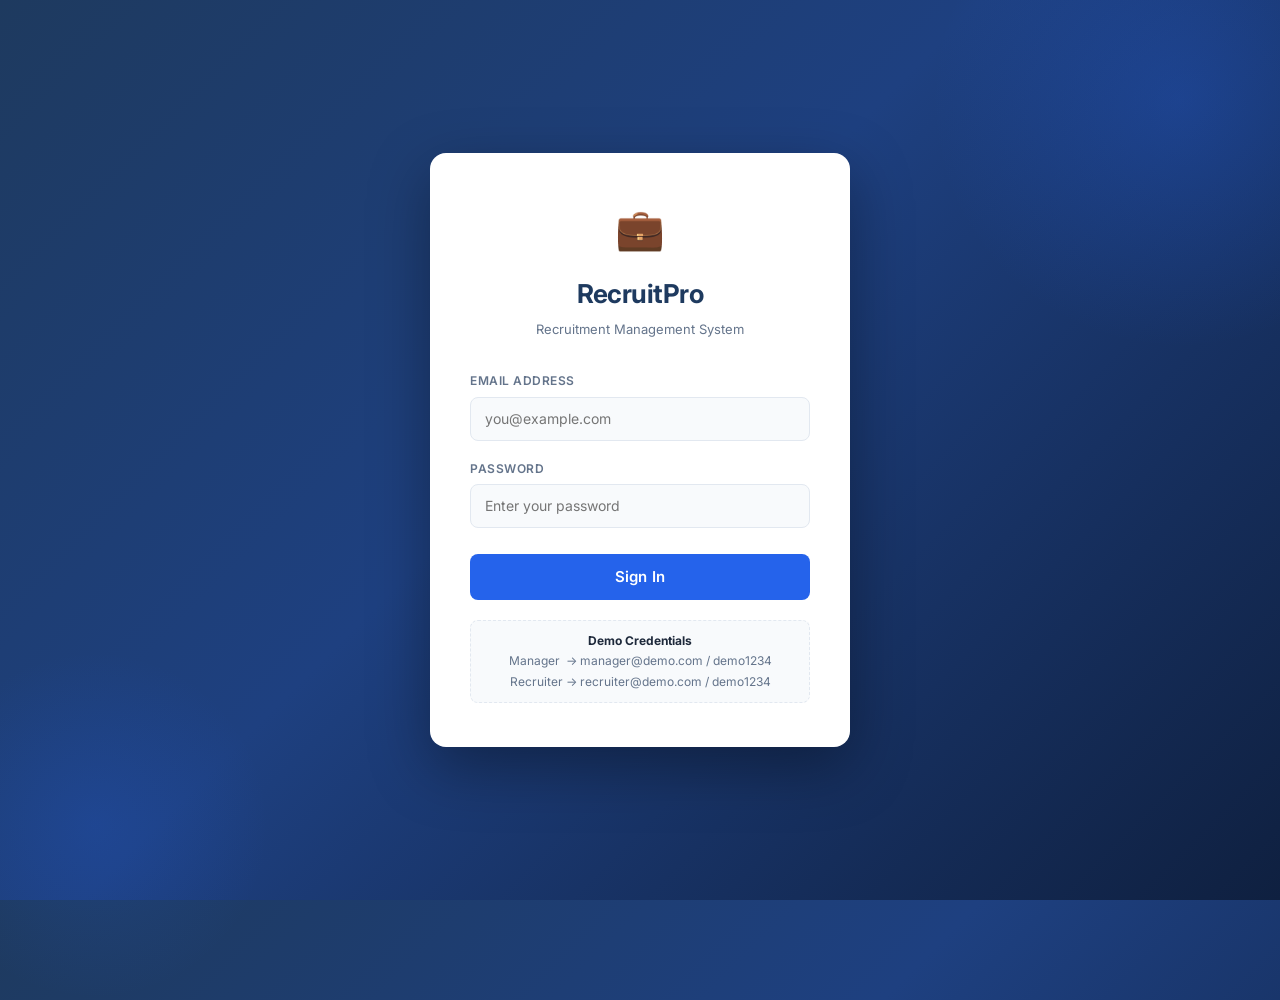
<file: frontend/index.html>
<!DOCTYPE html>
<html lang="en">
<head>
  <meta charset="UTF-8" />
  <meta name="viewport" content="width=device-width, initial-scale=1.0" />
  <title>RecruitPro — Sign In</title>
  <meta name="description" content="Sign in to RecruitPro Recruitment Management System" />
  <link rel="stylesheet" href="css/global.css" />
  <link rel="stylesheet" href="css/auth.css" />
</head>
<body class="auth-page">

  <div class="auth-card">
    <div class="auth-card-header">
      <span class="auth-logo-icon">💼</span>
      <h1>RecruitPro</h1>
      <p>Recruitment Management System</p>
    </div>

    <div id="login-error" class="auth-error" role="alert"></div>

    <form id="login-form" class="auth-form" novalidate>
      <div class="form-group">
        <label for="email">Email Address</label>
        <input
          type="email"
          id="email"
          name="email"
          placeholder="you@example.com"
          autocomplete="username"
          required
        />
      </div>
      <div class="form-group">
        <label for="password">Password</label>
        <input
          type="password"
          id="password"
          name="password"
          placeholder="Enter your password"
          autocomplete="current-password"
          required
        />
      </div>
      <button type="submit" id="login-btn" class="auth-submit-btn">Sign In</button>
    </form>

    <div class="auth-hint">
      <strong>Demo Credentials</strong><br />
      Manager &nbsp;→ manager@demo.com / demo1234<br />
      Recruiter → recruiter@demo.com / demo1234
    </div>
  </div>

  <!-- Scripts: api.js must load before auth.js -->
  <script src="js/api.js"></script>
  <script src="js/auth.js"></script>
</body>
</html>
</file>
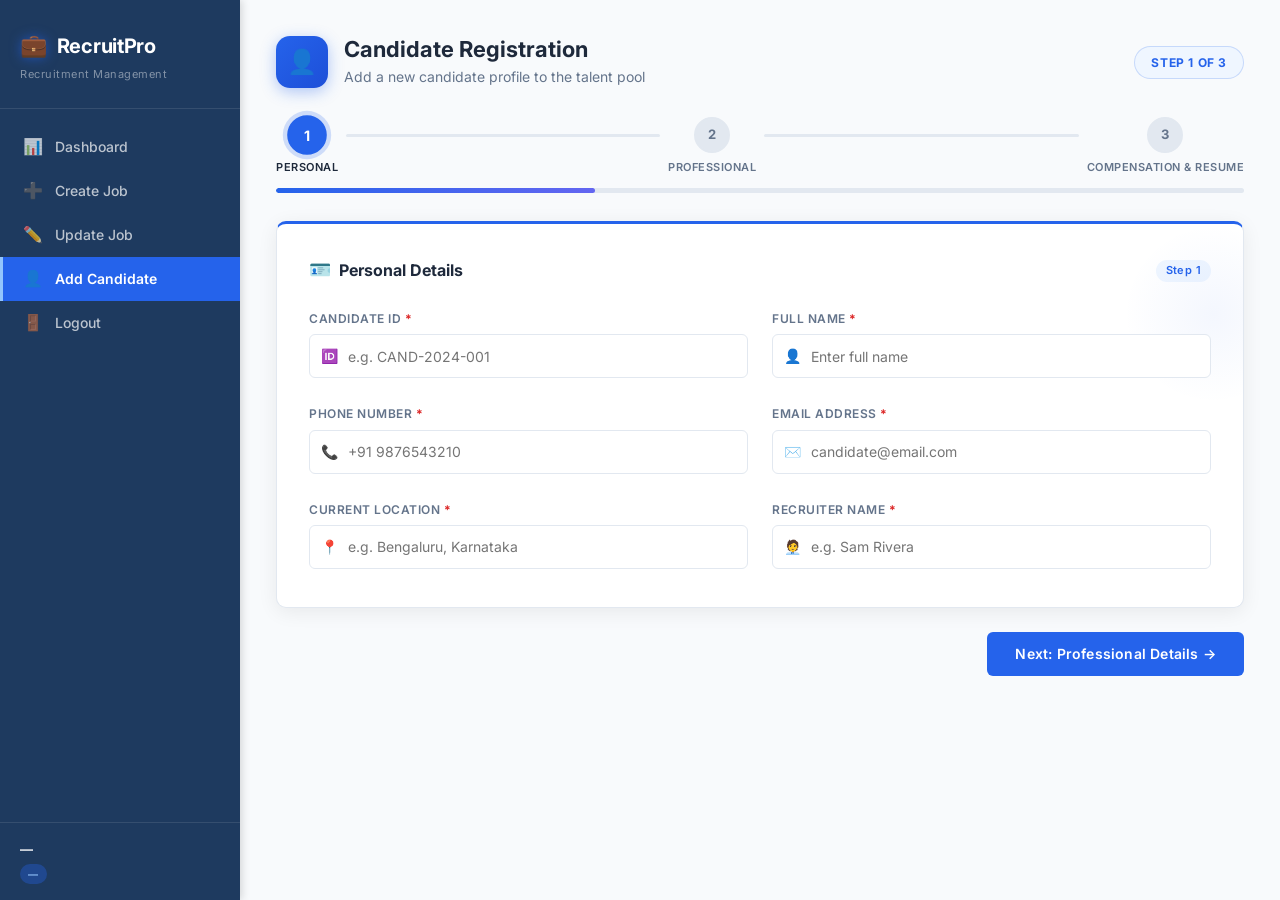
<file: frontend/add-candidate.html>
<!DOCTYPE html>
<html lang="en">

<head>
  <meta charset="UTF-8" />
  <meta name="viewport" content="width=device-width, initial-scale=1.0" />
  <title>RecruitPro — Add Candidate</title>
  <meta name="description" content="Register a new candidate profile in RecruitPro" />
  <link rel="stylesheet" href="css/global.css" />
  <link rel="stylesheet" href="css/forms.css" />
  <link rel="stylesheet" href="css/candidate.css" />
</head>

<body>

  <div class="app-wrapper">

    <!-- Sidebar -->
    <aside class="sidebar" role="navigation" aria-label="Main Navigation">
      <div class="sidebar-logo">
        <div class="logo-text">
          <span class="logo-icon">💼</span> RecruitPro
        </div>
        <div class="logo-sub">Recruitment Management</div>
      </div>
      <nav class="sidebar-nav">
        <a href="dashboard.html" id="nav-dashboard"><span class="nav-icon">📊</span> Dashboard</a>
        <a href="create-job.html" id="nav-create"><span class="nav-icon">➕</span> Create Job</a>
        <a href="update-job.html" id="nav-update"><span class="nav-icon">✏️</span> Update Job</a>
        <a href="add-candidate.html" class="active" id="nav-candidate"><span class="nav-icon">👤</span> Add
          Candidate</a>
        <a href="#" id="logout-btn"><span class="nav-icon">🚪</span> Logout</a>
      </nav>
      <div class="sidebar-footer">
        <div class="sidebar-user">
          <span class="user-name" id="sidebar-user-name">—</span>
          <span class="user-role-badge" id="sidebar-user-role">—</span>
        </div>
      </div>
    </aside>

    <!-- Main content -->
    <main class="main-content">
      <div id="toast-container" aria-live="polite"></div>

      <!-- Page header -->
      <div class="page-header cand-page-header">
        <div class="page-header-left">
          <div class="page-header-icon">👤</div>
          <div>
            <h1>Candidate Registration</h1>
            <p>Add a new candidate profile to the talent pool</p>
          </div>
        </div>
        <span class="step-indicator" id="step-indicator">Step 1 of 3</span>
      </div>

      <!-- Progress bar -->
      <div class="progress-bar-wrapper">
        <div class="progress-steps">
          <div class="progress-step active" data-step="1">
            <div class="step-bubble">1</div>
            <span>Personal</span>
          </div>
          <div class="progress-connector"></div>
          <div class="progress-step" data-step="2">
            <div class="step-bubble">2</div>
            <span>Professional</span>
          </div>
          <div class="progress-connector"></div>
          <div class="progress-step" data-step="3">
            <div class="step-bubble">3</div>
            <span>Compensation &amp; Resume</span>
          </div>
        </div>
        <div class="progress-bar-track">
          <div class="progress-bar-fill" id="progress-fill" style="width:33%"></div>
        </div>
      </div>

      <form id="candidate-form" novalidate enctype="multipart/form-data">

        <!-- ══ STEP 1: Personal Details ══ -->
        <div class="form-step active" id="step-1">
          <div class="card candidate-card">
            <div class="card-title">
              <span class="card-title-icon">🪪</span> Personal Details
              <span class="card-badge">Step 1</span>
            </div>
            <div class="form-grid">

              <div class="form-group">
                <label for="candidate_id">Candidate ID <span class="req">*</span></label>
                <div class="input-icon-wrap">
                  <span class="input-icon">🆔</span>
                  <input type="text" id="candidate_id" name="candidate_id" placeholder="e.g. CAND-2024-001" required
                    autocomplete="off" />
                </div>
                <span class="field-error" id="err-candidate_id"></span>
              </div>

              <div class="form-group">
                <label for="full_name">Full Name <span class="req">*</span></label>
                <div class="input-icon-wrap">
                  <span class="input-icon">👤</span>
                  <input type="text" id="full_name" name="full_name" placeholder="Enter full name" required />
                </div>
                <span class="field-error" id="err-full_name"></span>
              </div>

              <div class="form-group">
                <label for="phone_number">Phone Number <span class="req">*</span></label>
                <div class="input-icon-wrap">
                  <span class="input-icon">📞</span>
                  <input type="tel" id="phone_number" name="phone_number" placeholder="+91 9876543210" required />
                </div>
                <span class="field-error" id="err-phone_number"></span>
              </div>

              <div class="form-group">
                <label for="email">Email Address <span class="req">*</span></label>
                <div class="input-icon-wrap">
                  <span class="input-icon">✉️</span>
                  <input type="email" id="email" name="email" placeholder="candidate@email.com" required />
                </div>
                <span class="field-error" id="err-email"></span>
              </div>

              <div class="form-group">
                <label for="current_location">Current Location <span class="req">*</span></label>
                <div class="input-icon-wrap">
                  <span class="input-icon">📍</span>
                  <input type="text" id="current_location" name="current_location"
                    placeholder="e.g. Bengaluru, Karnataka" required />
                </div>
                <span class="field-error" id="err-current_location"></span>
              </div>

              <div class="form-group">
                <label for="recruiter_name">Recruiter Name <span class="req">*</span></label>
                <div class="input-icon-wrap">
                  <span class="input-icon">🧑‍💼</span>
                  <input type="text" id="recruiter_name" name="recruiter_name" placeholder="e.g. Sam Rivera" required />
                </div>
                <span class="field-error" id="err-recruiter_name"></span>
              </div>

            </div>
          </div>
          <div class="step-actions">
            <span></span>
            <button type="button" class="btn-primary btn-next" data-next="2">Next: Professional Details →</button>
          </div>
        </div>

        <!-- ══ STEP 2: Professional Details ══ -->
        <div class="form-step" id="step-2">
          <div class="card candidate-card">
            <div class="card-title">
              <span class="card-title-icon">💼</span> Professional Details
              <span class="card-badge">Step 2</span>
            </div>
            <div class="form-grid">

              <div class="form-group">
                <label for="current_company">Current / Last Company</label>
                <div class="input-icon-wrap">
                  <span class="input-icon">🏢</span>
                  <input type="text" id="current_company" name="current_company" placeholder="e.g. Infosys Ltd." />
                </div>
              </div>

              <div class="form-group">
                <label for="total_experience">Total Experience <span class="req">*</span></label>
                <div class="input-icon-wrap select-wrap">
                  <span class="input-icon">⏱️</span>
                  <select id="total_experience" name="total_experience" required>
                    <option value="" disabled selected>Select experience</option>
                    <option value="Fresher">Fresher (0 years)</option>
                    <option value="0-1 Years">0 – 1 year</option>
                    <option value="1-2 Years">1 – 2 years</option>
                    <option value="2-3 Years">2 – 3 years</option>
                    <option value="3-5 Years">3 – 5 years</option>
                    <option value="5-7 Years">5 – 7 years</option>
                    <option value="7-10 Years">7 – 10 years</option>
                    <option value="10+ Years">10+ years</option>
                  </select>
                </div>
                <span class="field-error" id="err-total_experience"></span>
              </div>

              <div class="form-group">
                <label for="relevant_experience">Relevant Experience (Years)</label>
                <div class="input-icon-wrap">
                  <span class="input-icon">📈</span>
                  <input type="number" id="relevant_experience" name="relevant_experience" min="0" max="50" step="0.5"
                    placeholder="e.g. 3" />
                </div>
              </div>

              <div class="form-group">
                <label for="highest_education">Highest Education <span class="req">*</span></label>
                <div class="input-icon-wrap select-wrap">
                  <span class="input-icon">🎓</span>
                  <select id="highest_education" name="highest_education" required>
                    <option value="" disabled selected>Select education</option>
                    <option value="10th / SSLC">10th / SSLC</option>
                    <option value="12th / PUC / Diploma">12th / PUC / Diploma</option>
                    <option value="Bachelor's Degree">Bachelor's Degree (UG)</option>
                    <option value="Master's Degree">Master's Degree (PG)</option>
                    <option value="PhD / Doctorate">PhD / Doctorate</option>
                    <option value="Other">Other</option>
                  </select>
                </div>
                <span class="field-error" id="err-highest_education"></span>
              </div>

              <!-- Skills tag input – full width -->
              <div class="form-group full-width">
                <label for="skill-input">Skills <span class="req">*</span></label>
                <div class="skills-container" id="skills-container" tabindex="0">
                  <div class="skill-tags" id="skill-tags"></div>
                  <input type="text" id="skill-input" placeholder="Type a skill and press Enter or comma…"
                    autocomplete="off" />
                </div>
                <p class="field-hint">Press <kbd>Enter</kbd> or <kbd>,</kbd> to add · Click tag to remove</p>
                <input type="hidden" id="skills_hidden" name="skills" />
                <span class="field-error" id="err-skills"></span>
              </div>

            </div>
          </div>
          <div class="step-actions">
            <button type="button" class="btn-reset btn-prev" data-prev="1">← Back</button>
            <button type="button" class="btn-primary btn-next" data-next="3">Next: Compensation →</button>
          </div>
        </div>

        <!-- ══ STEP 3: Compensation & Resume ══ -->
        <div class="form-step" id="step-3">
          <div class="card candidate-card">
            <div class="card-title">
              <span class="card-title-icon">💰</span> Compensation &amp; Availability
              <span class="card-badge">Step 3</span>
            </div>
            <div class="form-grid">

              <div class="form-group">
                <label for="current_ctc">Current CTC (₹ LPA) <span class="req">*</span></label>
                <div class="input-icon-wrap">
                  <span class="input-icon">₹</span>
                  <input type="number" id="current_ctc" name="current_ctc" min="0" step="0.1" placeholder="e.g. 8.5"
                    required />
                </div>
                <span class="field-error" id="err-current_ctc"></span>
              </div>

              <div class="form-group">
                <label for="expected_ctc">Expected CTC (₹ LPA)</label>
                <div class="input-icon-wrap">
                  <span class="input-icon">💸</span>
                  <input type="number" id="expected_ctc" name="expected_ctc" min="0" step="0.1" placeholder="e.g. 12" />
                </div>
              </div>

              <div class="form-group">
                <label for="notice_period">Notice Period <span class="req">*</span></label>
                <div class="input-icon-wrap select-wrap">
                  <span class="input-icon">⏳</span>
                  <select id="notice_period" name="notice_period" required>
                    <option value="" disabled selected>Select notice period</option>
                    <option value="Immediate Joiner">Immediate Joiner</option>
                    <option value="15 Days">15 Days</option>
                    <option value="30 Days">30 Days</option>
                    <option value="45 Days">45 Days</option>
                    <option value="60 Days">60 Days</option>
                    <option value="90 Days">90 Days</option>
                    <option value="Currently Serving Notice">Currently Serving Notice</option>
                  </select>
                </div>
                <span class="field-error" id="err-notice_period"></span>
              </div>

              <div class="form-group full-width">
                <label for="reason_for_job_change">Reason for Job Change</label>
                <textarea id="reason_for_job_change" name="reason_for_job_change" rows="3"
                  placeholder="e.g. Looking for better growth opportunities, relocation…"></textarea>
              </div>

            </div>
          </div>

          <!-- CTC Comparison card -->
          <div class="ctc-compare-card" id="ctc-compare" style="display:none">
            <div class="ctc-item"><span class="ctc-label">Current CTC</span><span class="ctc-value"
                id="ctc-current-display">—</span></div>
            <div class="ctc-arrow">→</div>
            <div class="ctc-item"><span class="ctc-label">Expected CTC</span><span class="ctc-value accent"
                id="ctc-expected-display">—</span></div>
            <div class="ctc-item"><span class="ctc-label">Hike</span><span class="ctc-value success"
                id="ctc-hike-display">—</span></div>
          </div>

          <!-- Resume Upload -->
          <div class="card candidate-card" style="margin-top:16px;">
            <div class="card-title"><span class="card-title-icon">📄</span> Resume Upload</div>
            <div class="upload-zone" id="upload-zone" tabindex="0" role="button" aria-label="Upload resume">
              <div class="upload-icon">⬆️</div>
              <p class="upload-primary">Drag &amp; drop your resume here</p>
              <p class="upload-secondary">or <span class="upload-link" id="upload-trigger">click to browse</span></p>
              <p class="upload-hint">PDF, DOC, DOCX &nbsp;·&nbsp; Max 5 MB</p>
              <input type="file" id="resume_file" name="resume" accept=".pdf,.doc,.docx" style="display:none" />
            </div>
            <div class="file-preview" id="file-preview" style="display:none">
              <div class="file-icon" id="file-icon">📄</div>
              <div class="file-meta">
                <div class="file-name" id="file-name">—</div>
                <div class="file-size" id="file-size">—</div>
              </div>
              <button type="button" class="btn-remove-file" id="remove-file" title="Remove">✕</button>
            </div>
          </div>

          <!-- Profile review summary -->
          <div class="review-summary" style="margin-top:16px;">
            <div class="review-title">📋 Profile Summary</div>
            <div class="review-grid" id="review-grid"></div>
          </div>

          <div class="step-actions">
            <button type="button" class="btn-reset btn-prev" data-prev="2">← Back</button>
            <button type="submit" id="submit-btn" class="btn-primary btn-submit">
              <span id="submit-text">✅ Save Candidate Profile</span>
              <span class="spinner" id="submit-spinner" style="display:none"></span>
            </button>
          </div>
        </div>

      </form>
    </main>
  </div>

  <script src="js/api.js"></script>
  <script src="js/auth.js"></script>
  <script src="js/add-candidate.js"></script>
</body>

</html>
</file>
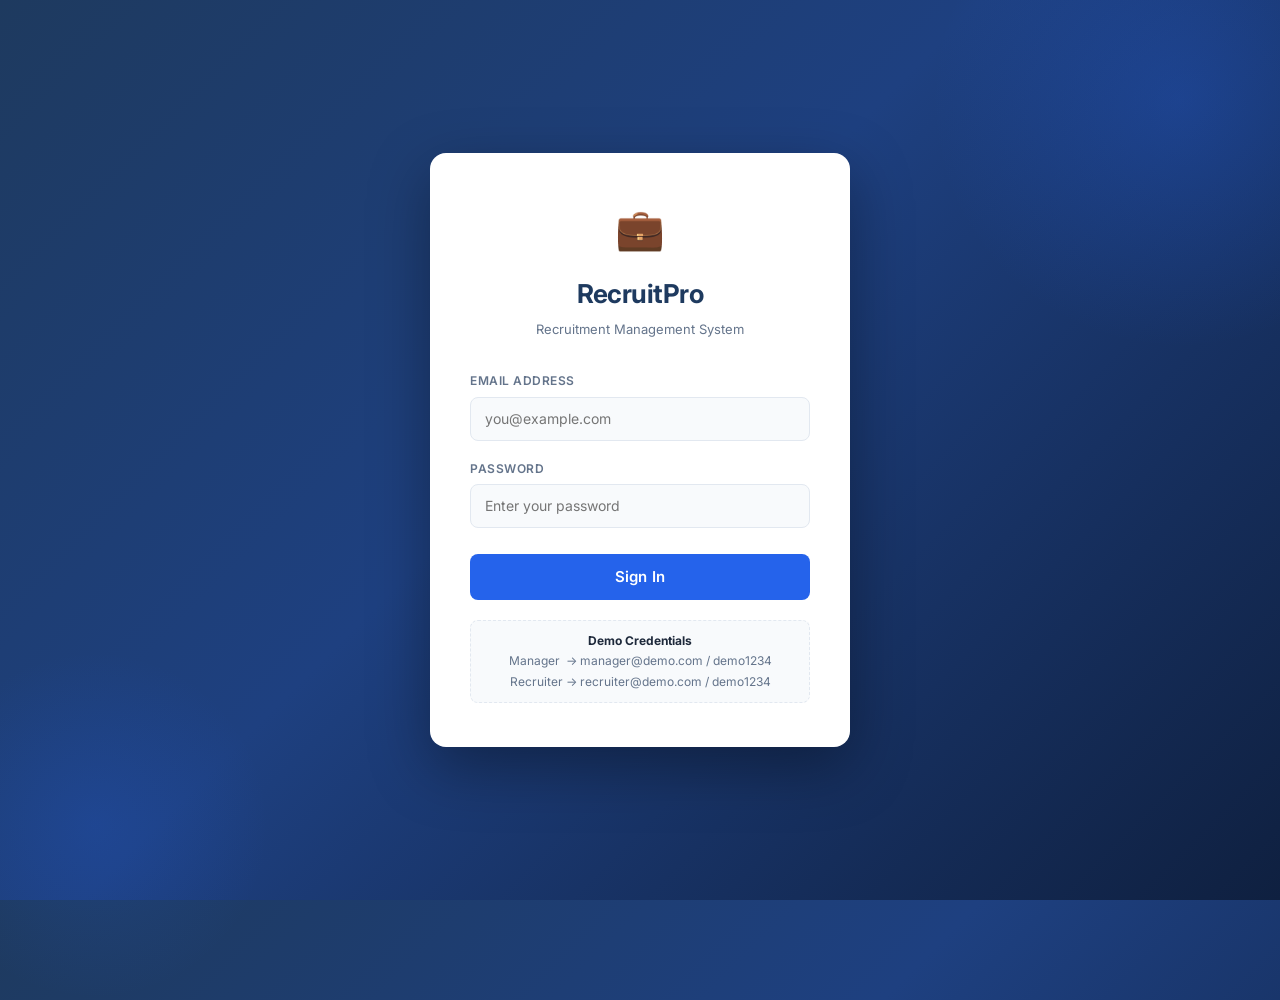
<file: frontend/create-job.html>
<!DOCTYPE html>
<html lang="en">
<head>
  <meta charset="UTF-8" />
  <meta name="viewport" content="width=device-width, initial-scale=1.0" />
  <title>RecruitPro — Create Job Requirement</title>
  <meta name="description" content="Create a new job requirement in RecruitPro" />
  <link rel="stylesheet" href="css/global.css" />
  <link rel="stylesheet" href="css/forms.css" />
</head>
<body>

<div class="app-wrapper">

  <!-- Sidebar -->
  <aside class="sidebar" role="navigation" aria-label="Main Navigation">
    <div class="sidebar-logo">
      <div class="logo-text">
        <span class="logo-icon">💼</span> RecruitPro
      </div>
      <div class="logo-sub">Recruitment Management</div>
    </div>

    <nav class="sidebar-nav">
      <a href="dashboard.html" id="nav-dashboard">
        <span class="nav-icon">📊</span> Dashboard
      </a>
      <a href="create-job.html" class="active" id="nav-create">
        <span class="nav-icon">➕</span> Create Job
      </a>
      <a href="update-job.html" id="nav-update">
        <span class="nav-icon">✏️</span> Update Job
      </a>
      <a href="add-candidate.html" id="nav-candidate">
        <span class="nav-icon">👤</span> Add Candidate
      </a>
      <a href="#" id="logout-btn">
        <span class="nav-icon">🚪</span> Logout
      </a>
    </nav>

    <div class="sidebar-footer">
      <div class="sidebar-user">
        <span class="user-name" id="sidebar-user-name">—</span>
        <span class="user-role-badge" id="sidebar-user-role">—</span>
      </div>
    </div>
  </aside>

  <!-- Main content -->
  <main class="main-content">
    <div id="toast-container" aria-live="polite"></div>

    <div class="page-header">
      <h1>Create Job Requirement</h1>
      <p>UC 6.1 — Fill in all required fields to post a new job opening.</p>
    </div>

    <div class="card">
      <div class="card-title">
        <span class="card-title-icon">📋</span> Job Details
      </div>

      <form id="create-job-form" novalidate>
        <div class="form-grid">

          <div class="form-group">
            <label for="date">Date <span style="color:var(--error)">*</span></label>
            <input type="date" id="date" name="date" required />
          </div>

          <div class="form-group">
            <label for="company_name">Company Name <span style="color:var(--error)">*</span></label>
            <input type="text" id="company_name" name="company_name" placeholder="e.g. TechNova Solutions" required />
          </div>

          <div class="form-group">
            <label for="job_title">Job Title <span style="color:var(--error)">*</span></label>
            <input type="text" id="job_title" name="job_title" placeholder="e.g. Senior Backend Engineer" required />
          </div>

          <div class="form-group">
            <label for="num_candidates_required">Number of Candidates <span style="color:var(--error)">*</span></label>
            <input type="number" id="num_candidates_required" name="num_candidates_required" min="1" placeholder="e.g. 3" required />
          </div>

          <div class="form-group">
            <label for="experience">Experience</label>
            <input type="text" id="experience" name="experience" placeholder="e.g. 3-5 years" />
          </div>

          <div class="form-group">
            <label for="budgeted_package">Budgeted Package</label>
            <input type="text" id="budgeted_package" name="budgeted_package" placeholder="e.g. 8-12 LPA" />
          </div>

          <div class="form-group">
            <label for="assigned_recruiter_name">Assigned Recruiter</label>
            <input type="text" id="assigned_recruiter_name" name="assigned_recruiter_name" placeholder="e.g. Sam Rivera" />
          </div>

          <div class="form-actions">
            <button type="submit" id="submit-btn" class="btn-primary">
              💾 Save Job Requirement
            </button>
            <button type="button" id="reset-btn" class="btn-reset">Reset</button>
          </div>

        </div><!-- /.form-grid -->
      </form>
    </div><!-- /.card -->

  </main>

</div>

<script src="js/api.js"></script>
<script src="js/auth.js"></script>
<script src="js/create-job.js"></script>
</body>
</html>
</file>
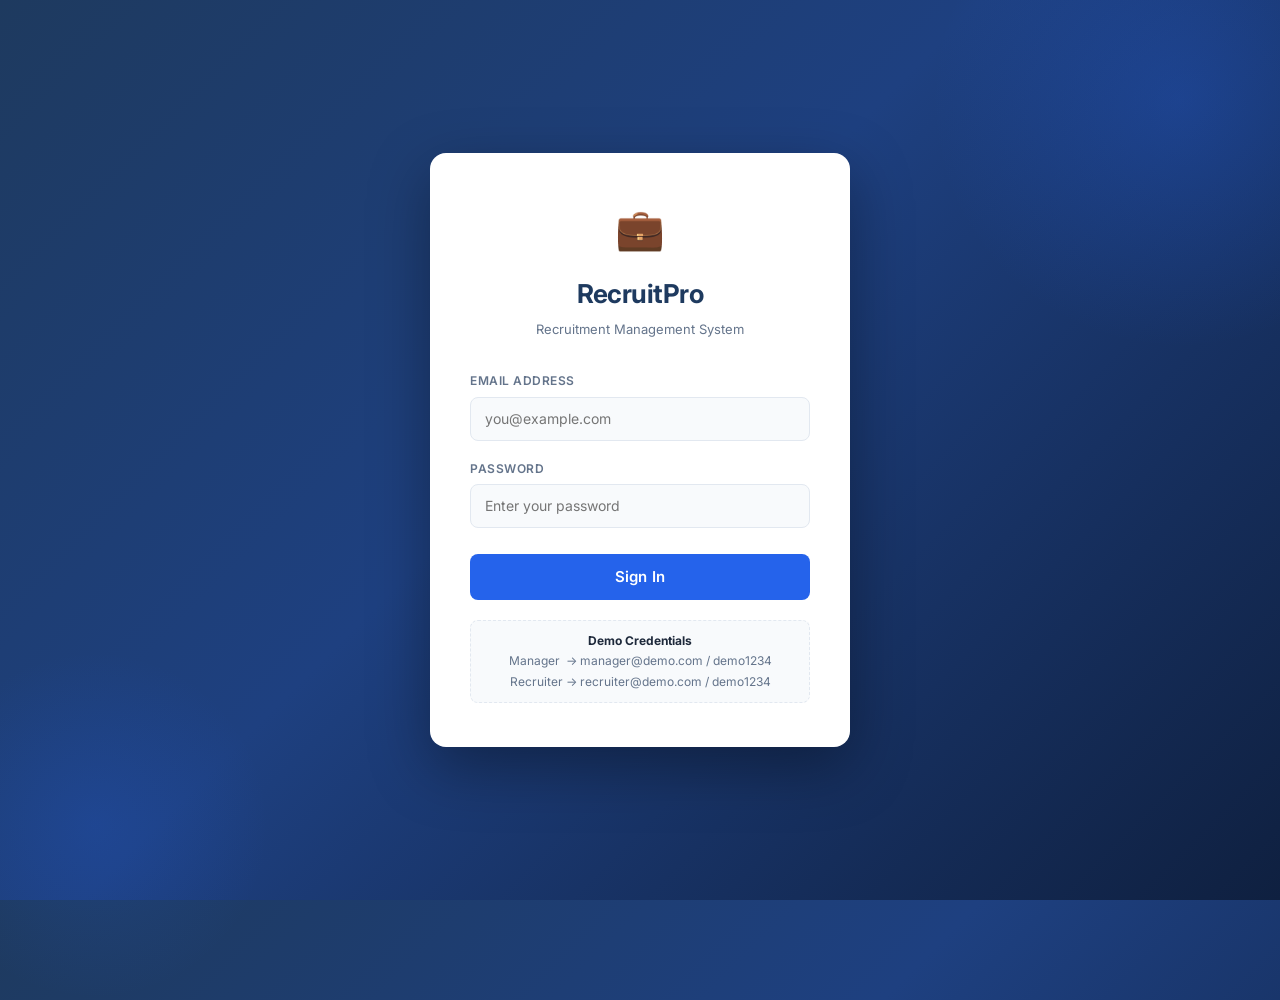
<file: frontend/dashboard.html>
<!DOCTYPE html>
<html lang="en">

<head>
  <meta charset="UTF-8" />
  <meta name="viewport" content="width=device-width, initial-scale=1.0" />
  <title>RecruitPro — Dashboard</title>
  <meta name="description" content="RecruitPro Dashboard — overview of all recruitment activity" />
  <link rel="stylesheet" href="css/global.css" />
  <link rel="stylesheet" href="css/dashboard.css" />
</head>

<body>

  <div class="app-wrapper">

    <!-- Sidebar -->
    <aside class="sidebar" role="navigation" aria-label="Main Navigation">
      <div class="sidebar-logo">
        <div class="logo-text">
          <span class="logo-icon">💼</span> RecruitPro
        </div>
        <div class="logo-sub">Recruitment Management</div>
      </div>

      <nav class="sidebar-nav">
        <a href="dashboard.html" class="active" id="nav-dashboard">
          <span class="nav-icon">📊</span> Dashboard
        </a>
        <a href="create-job.html" id="nav-create">
          <span class="nav-icon">➕</span> Create Job
        </a>
        <a href="update-job.html" id="nav-update">
          <span class="nav-icon">✏️</span> Update Job
        </a>
        <a href="add-candidate.html" id="nav-candidate">
          <span class="nav-icon">👤</span> Add Candidate
        </a>
        <a href="#" id="logout-btn">
          <span class="nav-icon">🚪</span> Logout
        </a>
      </nav>

      <div class="sidebar-footer">
        <div class="sidebar-user">
          <span class="user-name" id="sidebar-user-name">—</span>
          <span class="user-role-badge" id="sidebar-user-role">—</span>
        </div>
      </div>
    </aside>

    <!-- Main content -->
    <main class="main-content">
      <div id="toast-container" aria-live="polite"></div>

      <div class="page-header">
        <h1>Dashboard</h1>
        <p class="dashboard-greeting">
          Welcome back, <strong id="greeting-name">—</strong>! Here's a snapshot of your recruitment activity.
        </p>
      </div>

      <!-- Stats -->
      <div class="stats-grid">
        <div class="stat-card" style="--accent: #2563EB; --accent-light: #EFF6FF;">
          <div class="stat-icon" style="color: #2563EB;">📋</div>
          <div class="stat-body">
            <div class="stat-label">Total Job Openings</div>
            <div class="stat-value loading" id="total-jobs-count">Loading…</div>
          </div>
        </div>
        <div class="stat-card" style="--accent: #7C3AED; --accent-light: #F5F3FF;">
          <div class="stat-icon" style="color: #7C3AED;">👥</div>
          <div class="stat-body">
            <div class="stat-label">Total Candidates</div>
            <div class="stat-value loading" id="total-candidates-count">Loading…</div>
          </div>
        </div>
        <div class="stat-card" style="--accent: #0891B2; --accent-light: #ECFEFF;">
          <div class="stat-icon" style="color: #0891B2;">🗓️</div>
          <div class="stat-body">
            <div class="stat-label">Interviews Scheduled</div>
            <div class="stat-value loading" id="total-interviews-count">Loading…</div>
          </div>
        </div>
        <div class="stat-card" style="--accent: #16A34A; --accent-light: #F0FFF4;">
          <div class="stat-icon" style="color: #16A34A;">🎉</div>
          <div class="stat-body">
            <div class="stat-label">Offers Extended</div>
            <div class="stat-value loading" id="total-offers-count">Loading…</div>
          </div>
        </div>
      </div>

      <!-- Quick actions -->
      <div class="quick-actions">
        <h2>Quick Actions</h2>
        <div class="qa-grid">
          <a href="create-job.html" class="qa-btn">
            <span class="qa-icon">➕</span> Create Job Requirement
          </a>
          <a href="update-job.html" class="qa-btn">
            <span class="qa-icon">✏️</span> Update Job Requirement
          </a>
          <a href="add-candidate.html" class="qa-btn">
            <span class="qa-icon">👤</span> Add Candidate
          </a>
        </div>
      </div>
    </main>

  </div>

  <script src="js/api.js"></script>
  <script src="js/auth.js"></script>
  <script src="js/dashboard.js"></script>
</body>

</html>
</file>
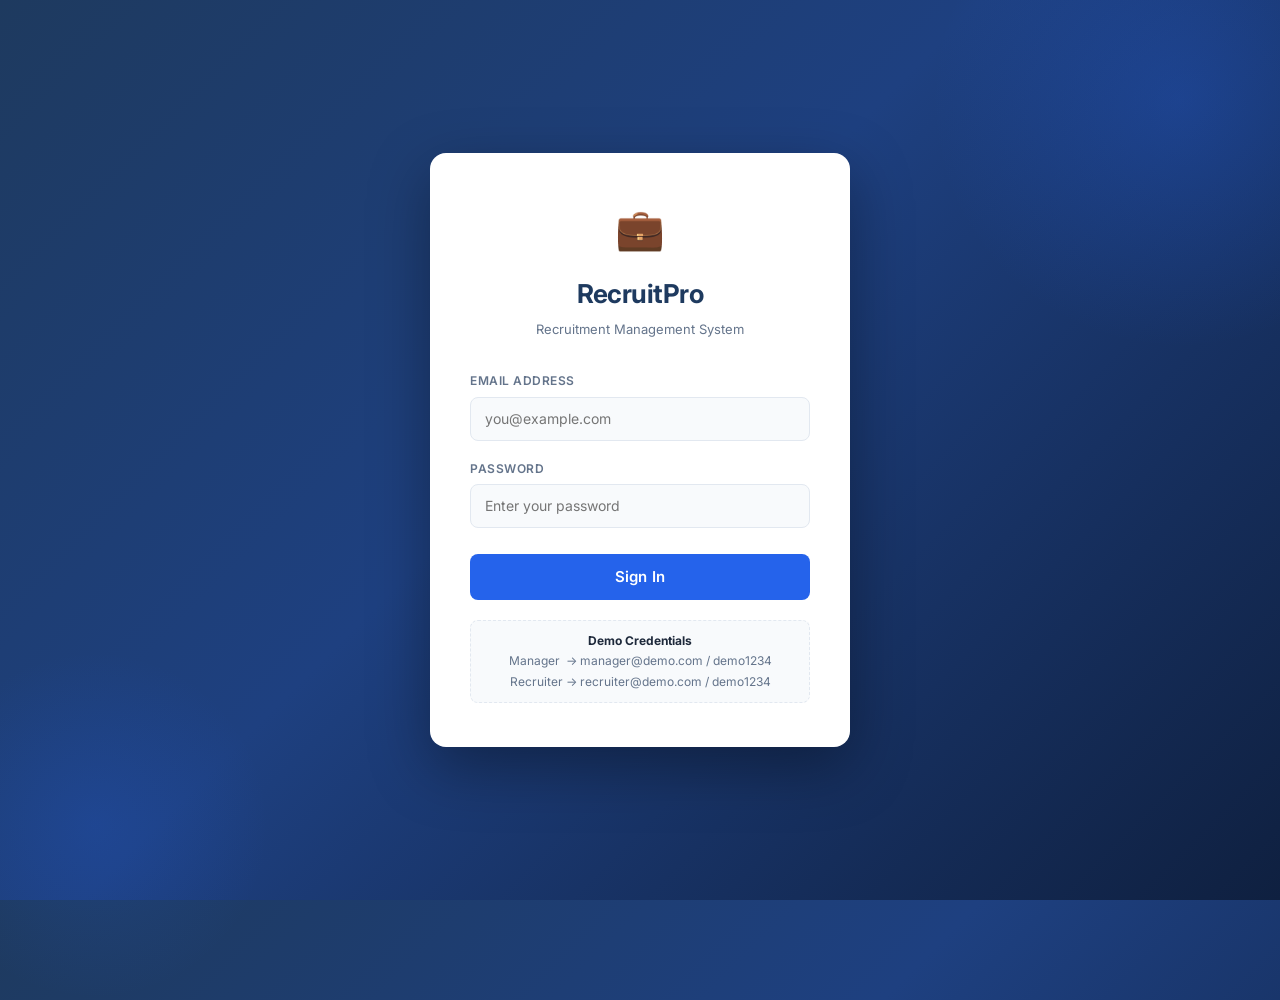
<file: frontend/update-job.html>
<!DOCTYPE html>
<html lang="en">
<head>
  <meta charset="UTF-8" />
  <meta name="viewport" content="width=device-width, initial-scale=1.0" />
  <title>RecruitPro — Update Job Requirement</title>
  <meta name="description" content="Search and update existing job requirements in RecruitPro" />
  <link rel="stylesheet" href="css/global.css" />
  <link rel="stylesheet" href="css/forms.css" />
</head>
<body>

<div class="app-wrapper">

  <!-- Sidebar -->
  <aside class="sidebar" role="navigation" aria-label="Main Navigation">
    <div class="sidebar-logo">
      <div class="logo-text">
        <span class="logo-icon">💼</span> RecruitPro
      </div>
      <div class="logo-sub">Recruitment Management</div>
    </div>

    <nav class="sidebar-nav">
      <a href="dashboard.html" id="nav-dashboard">
        <span class="nav-icon">📊</span> Dashboard
      </a>
      <a href="create-job.html" id="nav-create">
        <span class="nav-icon">➕</span> Create Job
      </a>
      <a href="update-job.html" class="active" id="nav-update">
        <span class="nav-icon">✏️</span> Update Job
      </a>
      <a href="add-candidate.html" id="nav-candidate">
        <span class="nav-icon">👤</span> Add Candidate
      </a>
      <a href="#" id="logout-btn">
        <span class="nav-icon">🚪</span> Logout
      </a>
    </nav>

    <div class="sidebar-footer">
      <div class="sidebar-user">
        <span class="user-name" id="sidebar-user-name">—</span>
        <span class="user-role-badge" id="sidebar-user-role">—</span>
      </div>
    </div>
  </aside>

  <!-- Main content -->
  <main class="main-content">
    <div id="toast-container" aria-live="polite"></div>

    <div class="page-header">
      <h1>Update Job Requirement</h1>
      <p>UC 6.2 — Search for a job opening by date or company name, then edit and save changes.</p>
    </div>

    <!-- Step 1 — Search -->
    <div class="card">
      <div class="card-title">
        <span class="card-title-icon">🔍</span> Search Job Requirements
      </div>

      <form id="search-form" novalidate>
        <div class="search-bar">
          <div class="form-group">
            <label for="search-date">Date</label>
            <input type="date" id="search-date" name="search-date" />
          </div>
          <div class="form-group">
            <label for="search-company">Company Name</label>
            <input type="text" id="search-company" name="search-company" placeholder="e.g. Infosys" />
          </div>
          <div class="search-actions">
            <button type="submit" id="search-btn" class="btn-primary">🔍 Search</button>
            <button type="button" id="search-reset-btn" class="btn-reset">Clear</button>
          </div>
        </div>
      </form>
    </div>

    <!-- Step 2 — Results table -->
    <div id="results-section" style="display:none;">
      <div class="card">
        <div class="results-header">
          <h2>Search Results</h2>
          <span class="results-count" id="results-count">0 record(s)</span>
        </div>

        <div id="table-wrapper" class="table-wrapper">
          <table>
            <thead>
              <tr>
                <th>Date</th>
                <th>Company</th>
                <th>Job Title</th>
                <th>Candidates</th>
                <th>Experience</th>
                <th>Package</th>
                <th>Action</th>
              </tr>
            </thead>
            <tbody id="results-tbody"></tbody>
          </table>
        </div>

        <div id="no-data" class="empty-state" style="display:none;">
          <div class="empty-icon">📭</div>
          <p>No job requirements found matching your search criteria.</p>
        </div>
      </div>

      <!-- Step 3 — Edit panel -->
      <div id="edit-panel" class="edit-panel card">
        <div class="edit-panel-header">
          <h3>✏️ Edit Job Requirement</h3>
          <button id="close-edit-btn" class="btn-close-edit" type="button" aria-label="Close edit panel">✕</button>
        </div>

        <!-- Hidden field to track which job is being edited -->
        <form id="edit-form" novalidate>
          <input type="hidden" id="edit-job-id" />

          <div class="form-grid">
            <div class="form-group">
              <label for="edit-job-title">Job Title <span style="color:var(--error)">*</span></label>
              <input type="text" id="edit-job-title" name="edit-job-title" required />
            </div>

            <div class="form-group">
              <label for="edit-num-candidates">Number of Candidates <span style="color:var(--error)">*</span></label>
              <input type="number" id="edit-num-candidates" name="edit-num-candidates" min="1" required />
            </div>

            <div class="form-group">
              <label for="edit-experience">Experience</label>
              <input type="text" id="edit-experience" name="edit-experience" placeholder="e.g. 3-5 years" />
            </div>

            <div class="form-group">
              <label for="edit-package">Budgeted Package</label>
              <input type="text" id="edit-package" name="edit-package" placeholder="e.g. 12-18 LPA" />
            </div>

            <div class="form-actions">
              <button type="submit" id="save-btn" class="btn-primary">💾 Save Changes</button>
              <button type="button" id="cancel-edit-btn" class="btn-reset">Cancel</button>
            </div>
          </div>
        </form>
      </div><!-- /#edit-panel -->

    </div><!-- /#results-section -->

  </main>

</div>

<script src="js/api.js"></script>
<script src="js/auth.js"></script>
<script src="js/update-job.js"></script>
<script>
  // Wire cancel button inside edit panel
  document.getElementById('cancel-edit-btn').addEventListener('click', () => {
    document.getElementById('edit-panel').classList.remove('visible');
  });
</script>
</body>
</html>
</file>
<file: frontend/css/global.css>
/* ============================================================
   global.css — CSS variables, typography, reset, sidebar layout
   ============================================================ */

@import url('https://fonts.googleapis.com/css2?family=Inter:wght@400;500;600;700&display=swap');

/* ── CSS Custom Properties ── */
:root {
  --primary      : #1E3A5F;
  --accent       : #2563EB;
  --accent-light : #EFF6FF;
  --success      : #16A34A;
  --error        : #DC2626;
  --text-main    : #1E293B;
  --text-muted   : #64748B;
  --border       : #E2E8F0;
  --white        : #FFFFFF;
  --bg           : #F8FAFC;
  --sidebar-w    : 240px;
  --transition   : 0.2s ease;
}

/* ── Reset ── */
*, *::before, *::after { box-sizing: border-box; margin: 0; padding: 0; }
html { font-size: 14px; }
body {
  font-family: 'Inter', sans-serif;
  background: var(--bg);
  color: var(--text-main);
  line-height: 1.6;
}
a { text-decoration: none; color: inherit; }
img { display: block; max-width: 100%; }
ul { list-style: none; }

/* ── Sidebar Layout ── */
.app-wrapper {
  display: flex;
  min-height: 100vh;
}

/* Sidebar */
.sidebar {
  width: var(--sidebar-w);
  background: var(--primary);
  position: fixed;
  top: 0; left: 0;
  height: 100vh;
  display: flex;
  flex-direction: column;
  z-index: 100;
  box-shadow: 2px 0 8px rgba(0,0,0,0.15);
}

.sidebar-logo {
  padding: 28px 20px 24px;
  border-bottom: 1px solid rgba(255,255,255,0.1);
}

.sidebar-logo .logo-text {
  font-size: 20px;
  font-weight: 700;
  color: var(--white);
  display: flex;
  align-items: center;
  gap: 10px;
  letter-spacing: -0.3px;
}

.sidebar-logo .logo-icon {
  font-size: 22px;
  filter: drop-shadow(0 0 6px rgba(37,99,235,0.6));
}

.sidebar-logo .logo-sub {
  font-size: 11px;
  color: rgba(255,255,255,0.45);
  margin-top: 3px;
  letter-spacing: 0.5px;
}

/* Nav */
.sidebar-nav {
  flex: 1;
  padding: 16px 0;
}

.sidebar-nav a {
  display: flex;
  align-items: center;
  gap: 12px;
  height: 44px;
  padding: 0 20px;
  font-size: 14px;
  font-weight: 500;
  color: rgba(255,255,255,0.70);
  border-left: 3px solid transparent;
  transition: background var(--transition), color var(--transition), border-color var(--transition);
}

.sidebar-nav a .nav-icon {
  font-size: 16px;
  width: 20px;
  text-align: center;
  flex-shrink: 0;
}

.sidebar-nav a:hover {
  background: rgba(255,255,255,0.08);
  color: var(--white);
}

.sidebar-nav a.active {
  background: var(--accent);
  color: var(--white);
  border-left-color: #93C5FD;
  font-weight: 600;
}

/* Sidebar footer */
.sidebar-footer {
  padding: 16px 20px;
  border-top: 1px solid rgba(255,255,255,0.1);
}

.sidebar-user {
  display: flex;
  flex-direction: column;
  gap: 4px;
}

.sidebar-user .user-name {
  font-size: 13px;
  font-weight: 600;
  color: var(--white);
}

.sidebar-user .user-role-badge {
  display: inline-block;
  font-size: 10px;
  font-weight: 600;
  letter-spacing: 0.6px;
  text-transform: uppercase;
  padding: 2px 8px;
  border-radius: 20px;
  background: rgba(37,99,235,0.35);
  color: #93C5FD;
  width: fit-content;
}

/* Main content area */
.main-content {
  margin-left: var(--sidebar-w);
  flex: 1;
  padding: 36px;
  min-height: 100vh;
}

/* Page header */
.page-header {
  margin-bottom: 28px;
}

.page-header h1 {
  font-size: 22px;
  font-weight: 700;
  color: var(--text-main);
  line-height: 1.2;
}

.page-header p {
  font-size: 14px;
  color: var(--text-muted);
  margin-top: 4px;
}

/* ── Toast Notifications ── */
#toast-container {
  position: fixed;
  bottom: 28px;
  right: 28px;
  z-index: 9999;
  display: flex;
  flex-direction: column;
  gap: 10px;
  pointer-events: none;
}

.toast {
  min-width: 280px;
  max-width: 380px;
  padding: 14px 20px;
  border-radius: 8px;
  color: var(--white);
  font-size: 14px;
  font-weight: 500;
  box-shadow: 0 4px 16px rgba(0,0,0,0.18);
  animation: toast-in 0.3s ease forwards;
  pointer-events: auto;
  display: flex;
  align-items: center;
  gap: 10px;
}

.toast.success { background: var(--success); }
.toast.error   { background: var(--error); }

.toast-icon { font-size: 16px; flex-shrink: 0; }

@keyframes toast-in {
  from { opacity: 0; transform: translateY(16px); }
  to   { opacity: 1; transform: translateY(0); }
}

@keyframes toast-out {
  from { opacity: 1; transform: translateY(0); }
  to   { opacity: 0; transform: translateY(16px); }
}

.toast.fade-out { animation: toast-out 0.3s ease forwards; }

/* ── Utility ── */
.text-muted { color: var(--text-muted); }
.mt-4       { margin-top: 16px; }
</file>
<file: frontend/css/auth.css>
/* ============================================================
   auth.css — Login page styles
   ============================================================ */

.auth-page {
  min-height: 100vh;
  background: linear-gradient(135deg, #1E3A5F 0%, #1e4080 45%, #0f2040 100%);
  display: flex;
  align-items: center;
  justify-content: center;
  padding: 20px;
  position: relative;
  overflow: hidden;
}

/* Decorative floating circles */
.auth-page::before,
.auth-page::after {
  content: '';
  position: absolute;
  border-radius: 50%;
  pointer-events: none;
}
.auth-page::before {
  width: 500px; height: 500px;
  background: radial-gradient(circle, rgba(37,99,235,0.25) 0%, transparent 70%);
  top: -150px; right: -150px;
}
.auth-page::after {
  width: 350px; height: 350px;
  background: radial-gradient(circle, rgba(37,99,235,0.18) 0%, transparent 70%);
  bottom: -100px; left: -80px;
}

.auth-card {
  background: var(--white);
  width: 100%;
  max-width: 420px;
  border-radius: 16px;
  padding: 44px 40px;
  box-shadow: 0 20px 60px rgba(0,0,0,0.35);
  position: relative;
  z-index: 1;
}

.auth-card-header {
  text-align: center;
  margin-bottom: 32px;
}

.auth-logo-icon {
  font-size: 40px;
  display: block;
  margin-bottom: 12px;
}

.auth-card-header h1 {
  font-size: 26px;
  font-weight: 700;
  color: var(--primary);
  letter-spacing: -0.5px;
}

.auth-card-header p {
  font-size: 13px;
  color: var(--text-muted);
  margin-top: 4px;
}

/* Form fields */
.auth-form .form-group {
  margin-bottom: 18px;
}

.auth-form label {
  display: block;
  font-size: 12px;
  font-weight: 600;
  text-transform: uppercase;
  letter-spacing: 0.5px;
  color: var(--text-muted);
  margin-bottom: 6px;
}

.auth-form input {
  width: 100%;
  height: 44px;
  padding: 0 14px;
  border: 1.5px solid var(--border);
  border-radius: 8px;
  font-family: 'Inter', sans-serif;
  font-size: 14px;
  color: var(--text-main);
  background: var(--bg);
  transition: border-color var(--transition), background var(--transition), box-shadow var(--transition);
  outline: none;
}

.auth-form input:focus {
  border-color: var(--accent);
  background: var(--accent-light);
  box-shadow: 0 0 0 3px rgba(37,99,235,0.15);
}

.auth-submit-btn {
  width: 100%;
  height: 46px;
  background: var(--accent);
  color: var(--white);
  border: none;
  border-radius: 8px;
  font-family: 'Inter', sans-serif;
  font-size: 15px;
  font-weight: 600;
  cursor: pointer;
  margin-top: 8px;
  transition: background var(--transition), transform 0.1s ease, box-shadow var(--transition);
  letter-spacing: 0.2px;
}

.auth-submit-btn:hover {
  background: #1d4fd8;
  box-shadow: 0 4px 14px rgba(37,99,235,0.35);
}

.auth-submit-btn:active {
  transform: scale(0.98);
}

.auth-hint {
  text-align: center;
  margin-top: 20px;
  font-size: 12px;
  color: var(--text-muted);
  background: var(--bg);
  border-radius: 8px;
  padding: 10px 14px;
  border: 1px dashed var(--border);
  line-height: 1.7;
}

.auth-hint strong {
  color: var(--text-main);
}

.auth-error {
  background: #FEF2F2;
  border: 1px solid #FECACA;
  border-radius: 8px;
  padding: 10px 14px;
  color: var(--error);
  font-size: 13px;
  font-weight: 500;
  text-align: center;
  margin-bottom: 16px;
  display: none;
}

.auth-error.visible { display: block; }
</file>
<file: frontend/css/forms.css>
/* ============================================================
   forms.css — Forms, search bar, results table, edit panel
   ============================================================ */

/* ── Card wrapper ── */
.card {
  background: var(--white);
  border-radius: 10px;
  padding: 32px;
  box-shadow: 0 1px 4px rgba(0,0,0,0.08);
  margin-bottom: 24px;
}

.card-title {
  font-size: 16px;
  font-weight: 700;
  color: var(--text-main);
  margin-bottom: 24px;
  display: flex;
  align-items: center;
  gap: 8px;
}

.card-title .card-title-icon {
  font-size: 18px;
}

/* ── Form grid ── */
.form-grid {
  display: grid;
  grid-template-columns: 1fr 1fr;
  gap: 20px 24px;
}

@media (max-width: 680px) {
  .form-grid { grid-template-columns: 1fr; }
}

.form-group {
  display: flex;
  flex-direction: column;
  gap: 6px;
}

.form-group.full-width {
  grid-column: 1 / -1;
}

/* Labels */
.form-group label {
  font-size: 12px;
  font-weight: 600;
  text-transform: uppercase;
  letter-spacing: 0.5px;
  color: var(--text-muted);
}

/* Inputs */
.form-group input,
.form-group select,
.form-group textarea {
  height: 44px;
  padding: 0 14px;
  border: 1.5px solid var(--border);
  border-radius: 6px;
  font-family: 'Inter', sans-serif;
  font-size: 14px;
  color: var(--text-main);
  background: var(--white);
  outline: none;
  transition: border-color var(--transition), background var(--transition), box-shadow var(--transition);
}

.form-group textarea {
  height: auto;
  padding: 10px 14px;
  resize: vertical;
}

.form-group input:focus,
.form-group select:focus,
.form-group textarea:focus {
  border-color: var(--accent);
  background: var(--accent-light);
  box-shadow: 0 0 0 3px rgba(37,99,235,0.15);
}

.form-group input.error-field {
  border-color: var(--error);
}

.field-error {
  font-size: 12px;
  color: var(--error);
  font-weight: 500;
}

/* ── Buttons ── */
.btn-primary {
  height: 44px;
  padding: 0 28px;
  background: var(--accent);
  color: var(--white);
  border: none;
  border-radius: 6px;
  font-family: 'Inter', sans-serif;
  font-size: 14px;
  font-weight: 600;
  cursor: pointer;
  display: inline-flex;
  align-items: center;
  gap: 8px;
  transition: background var(--transition), box-shadow var(--transition), transform 0.1s ease;
  letter-spacing: 0.2px;
}

.btn-primary:hover {
  background: #1d4fd8;
  box-shadow: 0 4px 12px rgba(37,99,235,0.28);
}

.btn-primary:active {
  transform: scale(0.98);
}

.btn-primary:disabled {
  opacity: 0.6;
  cursor: not-allowed;
  transform: none;
}

.btn-secondary {
  height: 44px;
  padding: 0 24px;
  background: transparent;
  color: var(--accent);
  border: 1.5px solid var(--accent);
  border-radius: 6px;
  font-family: 'Inter', sans-serif;
  font-size: 14px;
  font-weight: 600;
  cursor: pointer;
  display: inline-flex;
  align-items: center;
  gap: 8px;
  transition: background var(--transition), color var(--transition);
}

.btn-secondary:hover {
  background: var(--accent);
  color: var(--white);
}

.btn-reset {
  height: 44px;
  padding: 0 24px;
  background: transparent;
  color: var(--text-muted);
  border: 1.5px solid var(--border);
  border-radius: 6px;
  font-family: 'Inter', sans-serif;
  font-size: 14px;
  font-weight: 500;
  cursor: pointer;
  transition: border-color var(--transition), color var(--transition);
}

.btn-reset:hover {
  border-color: var(--text-muted);
  color: var(--text-main);
}

.form-actions {
  display: flex;
  align-items: center;
  gap: 12px;
  margin-top: 28px;
  grid-column: 1 / -1;
}

/* ── Search bar ── */
.search-bar {
  display: flex;
  align-items: flex-end;
  gap: 16px;
  flex-wrap: wrap;
}

.search-bar .form-group {
  flex: 1;
  min-width: 180px;
}

.search-bar .form-group label {
  margin-bottom: 6px;
}

.search-actions {
  display: flex;
  gap: 10px;
  align-items: flex-end;
  padding-bottom: 0;
}

/* ── Results table ── */
.table-wrapper {
  overflow-x: auto;
  border-radius: 8px;
  border: 1px solid var(--border);
}

table {
  width: 100%;
  border-collapse: collapse;
}

thead tr {
  background: var(--primary);
}

thead th {
  padding: 13px 16px;
  text-align: left;
  font-size: 12px;
  font-weight: 600;
  text-transform: uppercase;
  letter-spacing: 0.5px;
  color: rgba(255,255,255,0.90);
  white-space: nowrap;
}

tbody tr {
  background: var(--white);
  border-bottom: 1px solid var(--border);
  transition: background var(--transition);
}

tbody tr:last-child {
  border-bottom: none;
}

tbody tr:nth-child(even) {
  background: #F8FAFC;
}

tbody tr:hover {
  background: var(--accent-light);
}

tbody td {
  padding: 13px 16px;
  font-size: 14px;
  color: var(--text-main);
  vertical-align: middle;
}

tbody td .meta {
  font-size: 12px;
  color: var(--text-muted);
}

/* Edit button in table */
.btn-edit {
  height: 34px;
  padding: 0 16px;
  background: transparent;
  color: var(--accent);
  border: 1.5px solid var(--accent);
  border-radius: 6px;
  font-family: 'Inter', sans-serif;
  font-size: 13px;
  font-weight: 600;
  cursor: pointer;
  transition: background var(--transition), color var(--transition);
  white-space: nowrap;
}

.btn-edit:hover {
  background: var(--accent);
  color: var(--white);
}

/* Empty state */
.empty-state {
  padding: 48px 20px;
  text-align: center;
  color: var(--text-muted);
}

.empty-state .empty-icon {
  font-size: 40px;
  margin-bottom: 12px;
}

.empty-state p {
  font-size: 14px;
}

/* ── Edit panel ── */
.edit-panel {
  display: none;
  margin-top: 8px;
}

.edit-panel.visible {
  display: block;
}

.edit-panel-header {
  display: flex;
  align-items: center;
  justify-content: space-between;
  margin-bottom: 20px;
}

.edit-panel-header h3 {
  font-size: 15px;
  font-weight: 700;
  color: var(--text-main);
}

.btn-close-edit {
  background: none;
  border: none;
  cursor: pointer;
  font-size: 20px;
  color: var(--text-muted);
  line-height: 1;
  padding: 2px;
  transition: color var(--transition);
}

.btn-close-edit:hover {
  color: var(--text-main);
}

/* Table results header */
.results-header {
  display: flex;
  align-items: center;
  justify-content: space-between;
  margin-bottom: 16px;
}

.results-header h2 {
  font-size: 15px;
  font-weight: 700;
  color: var(--text-main);
}

.results-count {
  font-size: 13px;
  color: var(--text-muted);
  background: var(--bg);
  padding: 4px 12px;
  border-radius: 20px;
  border: 1px solid var(--border);
}
</file>
<file: frontend/css/candidate.css>
/* ============================================================
   candidate.css — Premium Candidate Registration form styles
   ============================================================ */

/* ── Page header with icon ── */
.cand-page-header {
  display: flex;
  align-items: center;
  justify-content: space-between;
  flex-wrap: wrap;
  gap: 12px;
}

.page-header-left {
  display: flex;
  align-items: center;
  gap: 16px;
}

.page-header-icon {
  width: 52px;
  height: 52px;
  border-radius: 14px;
  background: linear-gradient(135deg, #2563EB 0%, #1d4fd8 100%);
  display: flex;
  align-items: center;
  justify-content: center;
  font-size: 24px;
  box-shadow: 0 4px 15px rgba(37,99,235,0.35);
  flex-shrink: 0;
}

.step-indicator {
  font-size: 12px;
  font-weight: 700;
  letter-spacing: 0.6px;
  text-transform: uppercase;
  padding: 6px 16px;
  background: var(--accent-light);
  color: var(--accent);
  border-radius: 20px;
  border: 1.5px solid rgba(37,99,235,0.2);
}

/* ── Progress bar ── */
.progress-bar-wrapper {
  margin-bottom: 28px;
}

.progress-steps {
  display: flex;
  align-items: center;
  margin-bottom: 12px;
  gap: 0;
}

.progress-step {
  display: flex;
  flex-direction: column;
  align-items: center;
  gap: 6px;
  flex: none;
}

.progress-step span {
  font-size: 11px;
  font-weight: 600;
  letter-spacing: 0.5px;
  text-transform: uppercase;
  color: var(--text-muted);
  white-space: nowrap;
  transition: color 0.3s ease;
}

.step-bubble {
  width: 36px;
  height: 36px;
  border-radius: 50%;
  background: var(--border);
  color: var(--text-muted);
  display: flex;
  align-items: center;
  justify-content: center;
  font-size: 13px;
  font-weight: 700;
  transition: background 0.3s ease, color 0.3s ease, box-shadow 0.3s ease, transform 0.3s ease;
  border: 2.5px solid var(--border);
}

.progress-step.active .step-bubble {
  background: var(--accent);
  color: #fff;
  border-color: var(--accent);
  box-shadow: 0 0 0 4px rgba(37,99,235,0.2);
  transform: scale(1.1);
}

.progress-step.done .step-bubble {
  background: #16A34A;
  color: #fff;
  border-color: #16A34A;
}

.progress-step.active span,
.progress-step.done span {
  color: var(--text-main);
}

.progress-connector {
  flex: 1;
  height: 2.5px;
  background: var(--border);
  margin: 0 8px;
  margin-bottom: 22px;
  border-radius: 2px;
  overflow: hidden;
  position: relative;
}

.progress-connector::after {
  content: '';
  position: absolute;
  top: 0; left: 0;
  height: 100%;
  width: 0;
  background: var(--accent);
  transition: width 0.5s ease;
}

.progress-connector.done::after { width: 100%; }

.progress-bar-track {
  height: 5px;
  background: var(--border);
  border-radius: 10px;
  overflow: hidden;
  margin-top: 4px;
}

.progress-bar-fill {
  height: 100%;
  background: linear-gradient(90deg, #2563EB, #6366f1);
  border-radius: 10px;
  transition: width 0.5s cubic-bezier(0.4,0,0.2,1);
}

/* ── Form steps ── */
.form-step { display: none; }
.form-step.active { display: block; animation: stepIn 0.35s ease forwards; }

@keyframes stepIn {
  from { opacity: 0; transform: translateX(20px); }
  to   { opacity: 1; transform: translateX(0); }
}

/* ── Card enhancements ── */
.candidate-card {
  border: 1px solid var(--border);
  border-top: 3px solid var(--accent);
  box-shadow: 0 4px 20px rgba(0,0,0,0.07);
  position: relative;
  overflow: hidden;
}

.candidate-card::before {
  content: '';
  position: absolute;
  top: 0; right: -60px;
  width: 180px; height: 180px;
  background: radial-gradient(circle, rgba(37,99,235,0.05) 0%, transparent 70%);
  pointer-events: none;
}

.card-badge {
  margin-left: auto;
  font-size: 11px;
  font-weight: 600;
  padding: 2px 10px;
  background: var(--accent-light);
  color: var(--accent);
  border-radius: 20px;
  letter-spacing: 0.4px;
}

/* ── Input with icon ── */
.input-icon-wrap {
  position: relative;
}

.input-icon-wrap .input-icon {
  position: absolute;
  left: 12px;
  top: 50%;
  transform: translateY(-50%);
  font-size: 14px;
  pointer-events: none;
  z-index: 1;
  line-height: 1;
}

.input-icon-wrap input,
.input-icon-wrap select {
  width: 100%;
  padding-left: 38px !important;
}

.input-icon-wrap.select-wrap select {
  appearance: none;
  -webkit-appearance: none;
  cursor: pointer;
}

.input-icon-wrap.select-wrap::after {
  content: '▾';
  position: absolute;
  right: 14px;
  top: 50%;
  transform: translateY(-50%);
  font-size: 12px;
  color: var(--text-muted);
  pointer-events: none;
}

/* Required field marker */
.req {
  color: var(--error);
  font-weight: 700;
}

/* Field hint */
.field-hint {
  font-size: 11px;
  color: var(--text-muted);
  margin-top: 2px;
}

.field-hint kbd {
  font-family: monospace;
  font-size: 10px;
  background: var(--bg);
  border: 1px solid var(--border);
  border-radius: 3px;
  padding: 1px 5px;
}

/* ── Skills tag input ── */
.skills-container {
  min-height: 52px;
  border: 1.5px solid var(--border);
  border-radius: 6px;
  padding: 6px 10px;
  display: flex;
  flex-wrap: wrap;
  align-items: center;
  gap: 6px;
  cursor: text;
  transition: border-color var(--transition), box-shadow var(--transition), background var(--transition);
  background: var(--white);
}

.skills-container:focus-within {
  border-color: var(--accent);
  background: var(--accent-light);
  box-shadow: 0 0 0 3px rgba(37,99,235,0.15);
}

.skills-container input {
  border: none !important;
  outline: none !important;
  background: transparent !important;
  padding: 0 4px !important;
  height: 32px !important;
  box-shadow: none !important;
  font-size: 14px;
  flex: 1;
  min-width: 160px;
}

.skill-tag {
  display: inline-flex;
  align-items: center;
  gap: 5px;
  background: linear-gradient(135deg, #EFF6FF, #DBEAFE);
  color: #1E40AF;
  font-size: 12px;
  font-weight: 600;
  padding: 3px 10px 3px 10px;
  border-radius: 20px;
  border: 1px solid rgba(37,99,235,0.25);
  cursor: pointer;
  transition: background 0.2s ease, transform 0.1s ease;
  user-select: none;
}

.skill-tag:hover {
  background: linear-gradient(135deg, #DBEAFE, #BFDBFE);
  transform: scale(0.97);
}

.skill-tag .tag-remove {
  font-size: 10px;
  opacity: 0.6;
  transition: opacity 0.2s;
}

.skill-tag:hover .tag-remove { opacity: 1; }

/* ── Step actions ── */
.step-actions {
  display: flex;
  align-items: center;
  justify-content: space-between;
  margin-top: 20px;
}

.btn-next, .btn-prev { min-width: 200px; justify-content: center; }

/* ── CTC Comparison Card ── */
.ctc-compare-card {
  background: linear-gradient(135deg, #F0F9FF 0%, #EFF6FF 100%);
  border: 1px solid rgba(37,99,235,0.2);
  border-radius: 12px;
  padding: 20px 28px;
  display: flex;
  align-items: center;
  gap: 24px;
  margin-bottom: 20px;
  flex-wrap: wrap;
  animation: fadeIn 0.3s ease;
}

@keyframes fadeIn {
  from { opacity: 0; transform: translateY(8px); }
  to   { opacity: 1; transform: translateY(0); }
}

.ctc-item {
  display: flex;
  flex-direction: column;
  gap: 4px;
  align-items: center;
}

.ctc-label {
  font-size: 11px;
  font-weight: 600;
  text-transform: uppercase;
  letter-spacing: 0.5px;
  color: var(--text-muted);
}

.ctc-value {
  font-size: 20px;
  font-weight: 700;
  color: var(--text-main);
}

.ctc-value.accent { color: var(--accent); }
.ctc-value.success { color: var(--success); }

.ctc-arrow {
  font-size: 22px;
  color: var(--text-muted);
  margin-bottom: 4px;
}

/* ── Upload Zone ── */
.resume-section {
  margin-bottom: 28px;
}

.upload-zone {
  border: 2px dashed var(--border);
  border-radius: 12px;
  padding: 48px 32px;
  text-align: center;
  cursor: pointer;
  transition: border-color 0.25s ease, background 0.25s ease, transform 0.15s ease;
  background: var(--bg);
  position: relative;
}

.upload-zone:hover,
.upload-zone:focus,
.upload-zone.drag-over {
  border-color: var(--accent);
  background: var(--accent-light);
  transform: scale(1.005);
  outline: none;
}

.upload-icon {
  font-size: 44px;
  margin-bottom: 12px;
  transition: transform 0.3s ease;
}

.upload-zone:hover .upload-icon { transform: translateY(-4px); }

.upload-primary {
  font-size: 16px;
  font-weight: 600;
  color: var(--text-main);
  margin-bottom: 6px;
}

.upload-secondary {
  font-size: 14px;
  color: var(--text-muted);
  margin-bottom: 8px;
}

.upload-link {
  color: var(--accent);
  text-decoration: underline;
  cursor: pointer;
  font-weight: 600;
}

.upload-hint {
  font-size: 12px;
  color: var(--text-muted);
  background: rgba(0,0,0,0.04);
  display: inline-block;
  padding: 4px 14px;
  border-radius: 20px;
  margin-top: 4px;
}

/* File preview */
.file-preview {
  display: flex;
  align-items: center;
  gap: 14px;
  background: #F0FFF4;
  border: 1.5px solid #86EFAC;
  border-radius: 10px;
  padding: 16px 20px;
  animation: fadeIn 0.3s ease;
}

.file-icon { font-size: 32px; }

.file-meta { flex: 1; }

.file-name {
  font-size: 14px;
  font-weight: 600;
  color: var(--text-main);
}

.file-size {
  font-size: 12px;
  color: var(--text-muted);
  margin-top: 2px;
}

.btn-remove-file {
  background: none;
  border: 1.5px solid #FCA5A5;
  border-radius: 6px;
  color: var(--error);
  font-size: 14px;
  cursor: pointer;
  padding: 4px 10px;
  transition: background 0.2s, color 0.2s;
  font-weight: 600;
}

.btn-remove-file:hover {
  background: var(--error);
  color: #fff;
}

/* ── Review Summary ── */
.review-summary {
  border: 1px solid var(--border);
  border-radius: 12px;
  padding: 20px 24px;
  background: var(--bg);
  margin-top: 8px;
}

.review-title {
  font-size: 13px;
  font-weight: 700;
  color: var(--text-main);
  margin-bottom: 16px;
  letter-spacing: 0.3px;
}

.review-grid {
  display: grid;
  grid-template-columns: repeat(auto-fill, minmax(200px, 1fr));
  gap: 12px;
}

.review-item {
  display: flex;
  flex-direction: column;
  gap: 2px;
}

.review-key {
  font-size: 10px;
  font-weight: 600;
  text-transform: uppercase;
  letter-spacing: 0.5px;
  color: var(--text-muted);
}

.review-val {
  font-size: 13px;
  font-weight: 600;
  color: var(--text-main);
  word-break: break-word;
}

.review-val.empty { color: var(--text-muted); font-weight: 400; font-style: italic; }

/* ── Spinner ── */
.spinner {
  width: 18px;
  height: 18px;
  border: 2.5px solid rgba(255,255,255,0.4);
  border-top-color: #fff;
  border-radius: 50%;
  animation: spin 0.7s linear infinite;
  display: inline-block;
}

@keyframes spin {
  to { transform: rotate(360deg); }
}

/* ── Submit button enhancement ── */
.btn-submit {
  min-width: 220px;
  justify-content: center;
  background: linear-gradient(135deg, #16A34A 0%, #15803d 100%);
  box-shadow: 0 4px 14px rgba(22,163,74,0.35);
  letter-spacing: 0.3px;
}

.btn-submit:hover {
  background: linear-gradient(135deg, #15803d 0%, #166534 100%);
  box-shadow: 0 6px 18px rgba(22,163,74,0.45);
}

/* ── Responsive ── */
@media (max-width: 720px) {
  .cand-page-header { flex-direction: column; align-items: flex-start; }
  .progress-steps { gap: 0; }
  .progress-step span { font-size: 10px; }
  .step-bubble { width: 30px; height: 30px; font-size: 12px; }
  .upload-zone { padding: 32px 16px; }
  .ctc-compare-card { justify-content: center; }
  .btn-next, .btn-prev { min-width: unset; flex: 1; }
}
</file>
<file: frontend/css/dashboard.css>
/* ============================================================
   dashboard.css — Dashboard card styles
   ============================================================ */

.dashboard-greeting {
  font-size: 14px;
  color: var(--text-muted);
  margin-bottom: 28px;
}

.dashboard-greeting strong {
  color: var(--text-main);
  font-weight: 600;
}

/* Stats grid */
.stats-grid {
  display: grid;
  grid-template-columns: repeat(auto-fill, minmax(260px, 1fr));
  gap: 20px;
  margin-bottom: 36px;
}

.stat-card {
  background: var(--white);
  border-radius: 12px;
  padding: 24px;
  box-shadow: 0 1px 4px rgba(0, 0, 0, 0.07);
  border-left: 4px solid var(--accent);
  display: flex;
  align-items: center;
  gap: 20px;
  transition: box-shadow var(--transition), transform var(--transition);
}

.stat-card:hover {
  box-shadow: 0 4px 16px rgba(37, 99, 235, 0.12);
  transform: translateY(-2px);
}

.stat-icon {
  width: 54px;
  height: 54px;
  background: var(--accent-light);
  border-radius: 12px;
  display: flex;
  align-items: center;
  justify-content: center;
  font-size: 24px;
  flex-shrink: 0;
}

.stat-body {}

.stat-label {
  font-size: 12px;
  font-weight: 600;
  text-transform: uppercase;
  letter-spacing: 0.5px;
  color: var(--text-muted);
  margin-bottom: 4px;
}

.stat-value {
  font-size: 32px;
  font-weight: 700;
  color: var(--text-main);
  line-height: 1;
}

.stat-value.loading {
  font-size: 20px;
  color: var(--text-muted);
  font-weight: 400;
}

/* Quick-actions panel */
.quick-actions {
  background: var(--white);
  border-radius: 12px;
  padding: 24px;
  box-shadow: 0 1px 4px rgba(0, 0, 0, 0.07);
}

.quick-actions h2 {
  font-size: 15px;
  font-weight: 700;
  color: var(--text-main);
  margin-bottom: 16px;
}

.qa-grid {
  display: grid;
  grid-template-columns: repeat(auto-fill, minmax(200px, 1fr));
  gap: 12px;
}

.qa-btn {
  display: flex;
  align-items: center;
  gap: 10px;
  padding: 14px 18px;
  background: var(--bg);
  border: 1.5px solid var(--border);
  border-radius: 8px;
  font-family: 'Inter', sans-serif;
  font-size: 14px;
  font-weight: 500;
  color: var(--text-main);
  cursor: pointer;
  text-decoration: none;
  transition: border-color var(--transition), background var(--transition), color var(--transition);
}

.qa-btn:hover {
  border-color: var(--accent);
  background: var(--accent-light);
  color: var(--accent);
}

.qa-btn .qa-icon {
  font-size: 18px;
}
</file>
